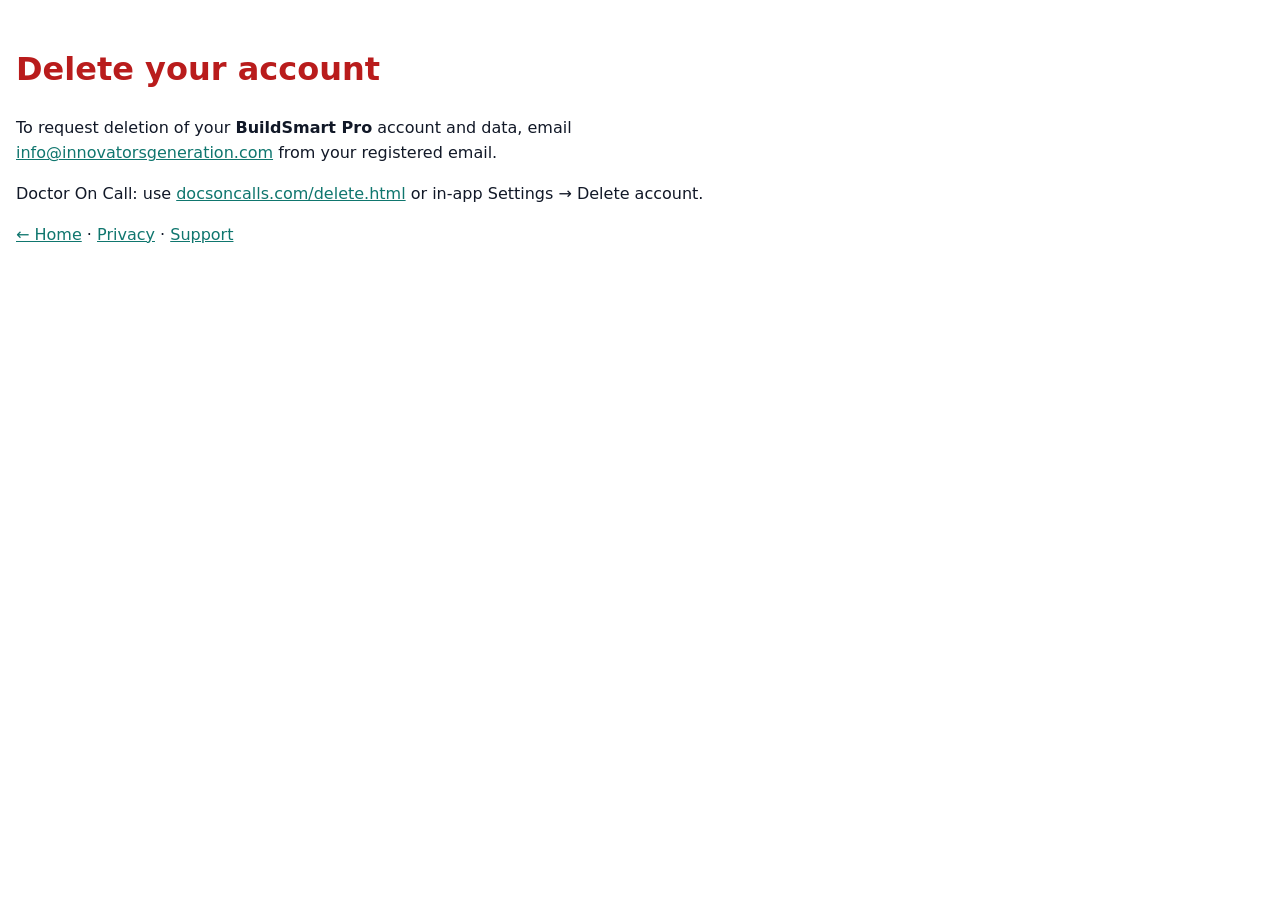
<file: delete.html>
<!doctype html>
<html lang="en">
<head>
  <meta charset="UTF-8" />
  <meta name="viewport" content="width=device-width, initial-scale=1" />
  <title>Delete Account · BuildSmart Pro</title>
  <style>
    body { margin: 0; font-family: system-ui, sans-serif; line-height: 1.55; color: #111827; max-width: 820px; margin: 0 auto; padding: 24px 16px; }
    h1 { color: #b91c1c; }
    a { color: #0f766e; }
  </style>
<meta name="viewport" content="width=device-width, initial-scale=1, viewport-fit=cover" />
  <meta name="mobile-web-app-capable" content="yes" />
  <meta name="apple-mobile-web-app-capable" content="yes" />
  <meta name="theme-color" content="#0f766e" />
  <style id="mobile-enhance">
    *, *::before, *::after { box-sizing: border-box; }
    html { -webkit-text-size-adjust: 100%; text-size-adjust: 100%; }
    body { margin: 0; overflow-x: hidden; }
    img, video, iframe, svg, canvas, table { max-width: 100%; height: auto; }
    input, select, textarea, button { max-width: 100%; font-size: 16px; }
    @media (max-width: 768px) {
      body { padding-left: 12px; padding-right: 12px; }
      h1 { font-size: 1.5rem; }
    }
  </style>
</head>
<body>
  <h1>Delete your account</h1>
  <p>To request deletion of your <strong>BuildSmart Pro</strong> account and data, email
    <a href="mailto:info@innovatorsgeneration.com?subject=Delete%20account%20BuildSmart Pro">info@innovatorsgeneration.com</a>
    from your registered email.</p>
  <p>Doctor On Call: use <a href="https://docsoncalls.com/delete.html">docsoncalls.com/delete.html</a> or in-app Settings → Delete account.</p>
  <p><a href="index.html">← Home</a> · <a href="privacy.html">Privacy</a> · <a href="support.html">Support</a></p>
</body>
</html>
</file>
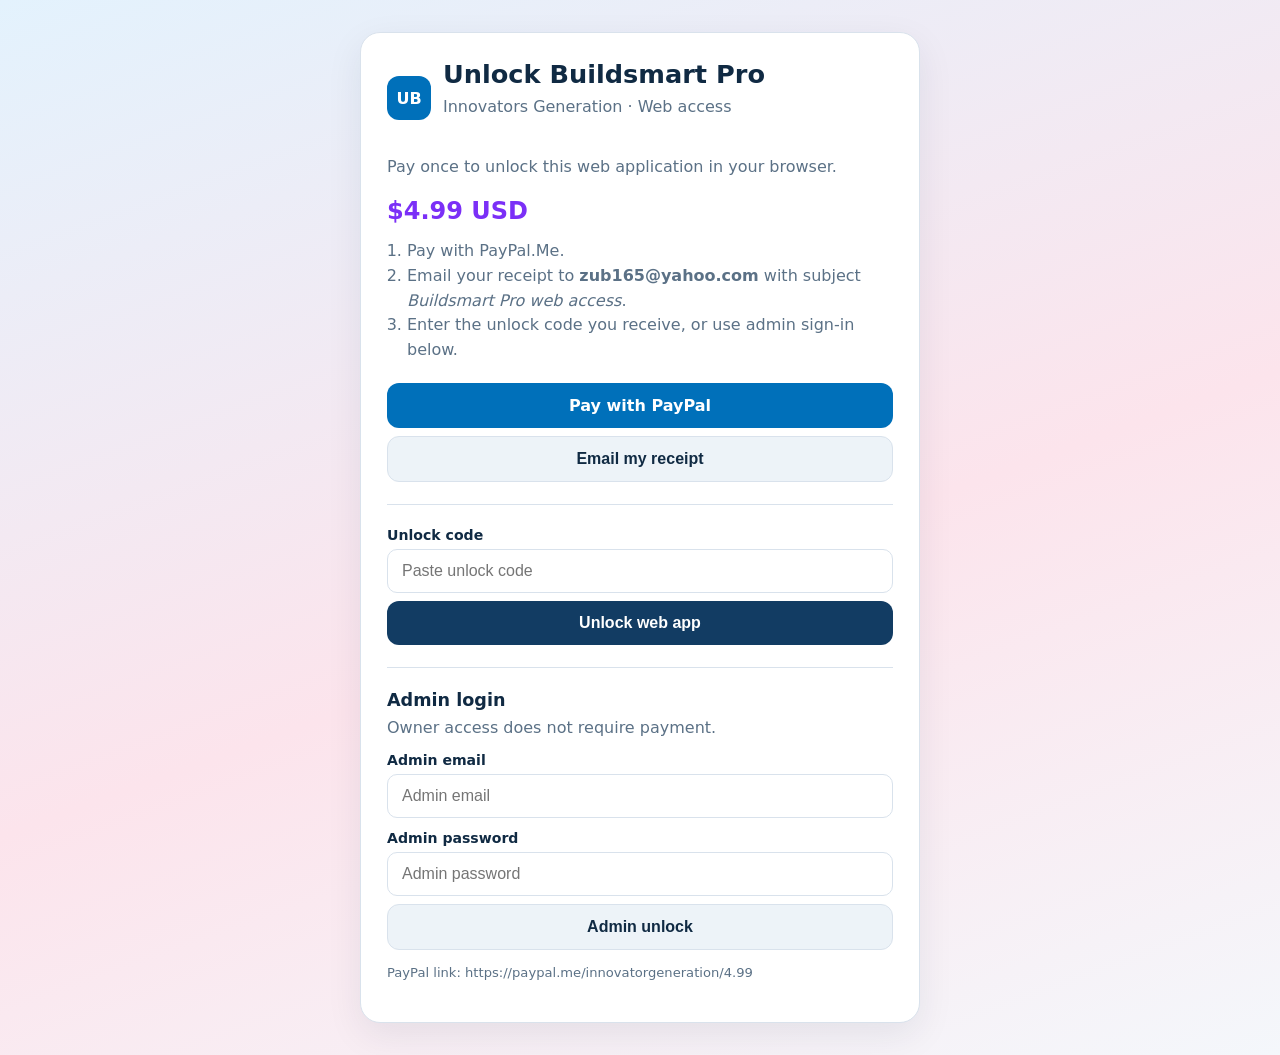
<file: paywall.html>
<!doctype html>
<html lang="en">
<head>
<meta charset="utf-8">
<meta name="viewport" content="width=device-width, initial-scale=1">
<meta name="robots" content="noindex">
<title>Unlock Buildsmart Pro</title>
<style>
:root{--bg:#f4f7fb;--card:#fff;--ink:#102a43;--muted:#5b7186;--primary:#0070ba;--accent:#7b2ff7;--border:#d9e2ec;--ok:#0d7377;--err:#b00020}
*{box-sizing:border-box}
body{margin:0;min-height:100vh;font-family:system-ui,-apple-system,"Segoe UI",sans-serif;color:var(--ink);background:linear-gradient(160deg,#e3f2fd,#fce4ec 55%,var(--bg));padding:32px 18px}
.wrap{max-width:560px;margin:0 auto}
.card{background:var(--card);border:1px solid var(--border);border-radius:20px;padding:26px;box-shadow:0 12px 36px rgba(16,42,67,.08)}
.brand{display:flex;align-items:center;gap:12px;margin-bottom:18px}
.logo{width:44px;height:44px;border-radius:12px;background:var(--primary);color:#fff;display:grid;place-items:center;font-weight:800}
h1{font-size:1.6rem;margin:0 0 6px}
.sub{color:var(--muted);margin:0 0 18px;line-height:1.5}
.price{font-size:1.5rem;font-weight:800;color:var(--accent);margin:14px 0}
ol{line-height:1.55;color:var(--muted);padding-left:20px;margin:0 0 20px}
a.btn,button{display:block;width:100%;border:0;border-radius:12px;padding:13px 16px;font-size:1rem;font-weight:650;text-align:center;text-decoration:none;cursor:pointer;margin:8px 0}
a.btn{background:var(--primary);color:#fff}
button{background:#123c63;color:#fff}
button.secondary{background:#edf3f8;color:var(--ink);border:1px solid var(--border)}
hr{border:0;border-top:1px solid var(--border);margin:22px 0}
label{display:block;font-size:.88rem;font-weight:650;margin:12px 0 6px}
input{width:100%;padding:12px 14px;border:1px solid var(--border);border-radius:10px;font-size:1rem}
.msg{margin-top:12px;font-size:.9rem;display:none}
.msg.err{display:block;color:var(--err)}
.msg.ok{display:block;color:var(--ok)}
.small{font-size:.82rem;color:var(--muted);line-height:1.5;word-break:break-all}
</style>
</head>
<body>
<div class="wrap"><div class="card">
<div class="brand"><div class="logo">UB</div><div><h1>Unlock Buildsmart Pro</h1><p class="sub">Innovators Generation · Web access</p></div></div>
<p class="sub">Pay once to unlock this web application in your browser.</p>
<div class="price" id="price">$4.99 USD</div>
<ol><li>Pay with PayPal.Me.</li><li>Email your receipt to <strong>zub165@yahoo.com</strong> with subject <em>Buildsmart Pro web access</em>.</li><li>Enter the unlock code you receive, or use admin sign-in below.</li></ol>
<a class="btn" id="paypal" href="https://paypal.me/innovatorgeneration/4.99" target="_blank" rel="noopener">Pay with PayPal</a>
<button class="secondary" id="emailBtn" type="button">Email my receipt</button>
<hr>
<label for="code">Unlock code</label>
<input id="code" autocomplete="off" placeholder="Paste unlock code">
<button id="unlockBtn" type="button">Unlock web app</button>
<hr>
<h2 style="font-size:1.1rem;margin:0">Admin login</h2>
<p class="sub" style="margin:6px 0">Owner access does not require payment.</p>
<label for="adminEmail">Admin email</label>
<input id="adminEmail" autocomplete="username" placeholder="Admin email">
<label for="adminPassword">Admin password</label>
<input id="adminPassword" type="password" autocomplete="current-password" placeholder="Admin password">
<button class="secondary" id="adminBtn" type="button">Admin unlock</button>
<div class="msg err" id="msg"></div>
<p class="small">PayPal link: <span id="paypalText">https://paypal.me/innovatorgeneration/4.99</span></p>
<p class="small" id="already" style="display:none">This browser is already unlocked. <a href="#" id="openApp">Open app</a> · <a href="?lock=1">Lock again</a></p>
</div></div>
<script>
var CFG = {"appName": "Buildsmart Pro", "priceLabel": "$4.99 USD", "paypalMeUrl": "https://paypal.me/innovatorgeneration/4.99", "contactEmail": "zub165@yahoo.com", "subject": "Buildsmart Pro web access", "unlockCodes": ["URDU-WEB-2026", "INNOVATOR-WEB-2026", "HFA-WEB-2026", "HEALTHFORALL-UNLOCK", "HFA-ADMIN-786"], "admins": [{"email": "zub165@yahoo.com", "hash": "6ef937c819981c8764d467d258588b94bd7fc9ff64a9ed590ae19609647e9c3a"}, {"email": "admin", "hash": "f138f07253dd1e82e4cf1ee90788004d0c7c7a7b3cb7207379d8468c1ab3d4f8"}], "storageKey": "iw_paid_zub165_buildsmart_pro_web"};
(function(){
var key=CFG.storageKey;
function msg(type,text){var m=document.getElementById("msg");m.className="msg "+type;m.textContent=text}
function safeNext(raw){if(!raw)return"./";try{var u=new URL(raw,location.origin);if(u.origin!==location.origin)return"./";return u.pathname+u.search+u.hash}catch(e){return"./"}}
var next=safeNext(new URLSearchParams(location.search).get("next"));
function unlock(){try{localStorage.setItem(key,"1")}catch(e){}msg("ok","Access unlocked. Opening app...");setTimeout(function(){location.replace(next)},400)}
if(localStorage.getItem(key)==="1"){document.getElementById("already").style.display="block";document.getElementById("openApp").href=next}
async function sha256(text){var bytes=new TextEncoder().encode(text);var digest=await crypto.subtle.digest("SHA-256",bytes);return Array.from(new Uint8Array(digest)).map(function(b){return b.toString(16).padStart(2,"0")}).join("")}
document.getElementById("unlockBtn").onclick=function(){var code=(document.getElementById("code").value||"").trim();if(CFG.unlockCodes.indexOf(code)>=0){msg("ok","Valid code. Unlocking...");unlock()}else{msg("err","Invalid unlock code.")}};
document.getElementById("adminBtn").onclick=async function(){var email=(document.getElementById("adminEmail").value||"").trim().toLowerCase();var pass=document.getElementById("adminPassword").value||"";if(!email||!pass){msg("err","Enter admin email and password.");return}msg("ok","Checking admin credentials...");try{var hash=await sha256(pass);var ok=CFG.admins.some(function(a){return (a.email||"").toLowerCase()===email&&a.hash===hash});if(ok){unlock()}else{msg("err","Admin sign-in failed.")}}catch(e){msg("err","Admin sign-in needs HTTPS. Open this page over HTTPS.")}};
document.getElementById("emailBtn").onclick=function(){location.href="mailto:zub165@yahoo.com?subject=Buildsmart%20Pro%20web%20access"};
document.getElementById("code").addEventListener("keydown",function(e){if(e.key==="Enter")document.getElementById("unlockBtn").click()});
document.getElementById("adminPassword").addEventListener("keydown",function(e){if(e.key==="Enter")document.getElementById("adminBtn").click()});
})();
</script>
</body>
</html>
</file>
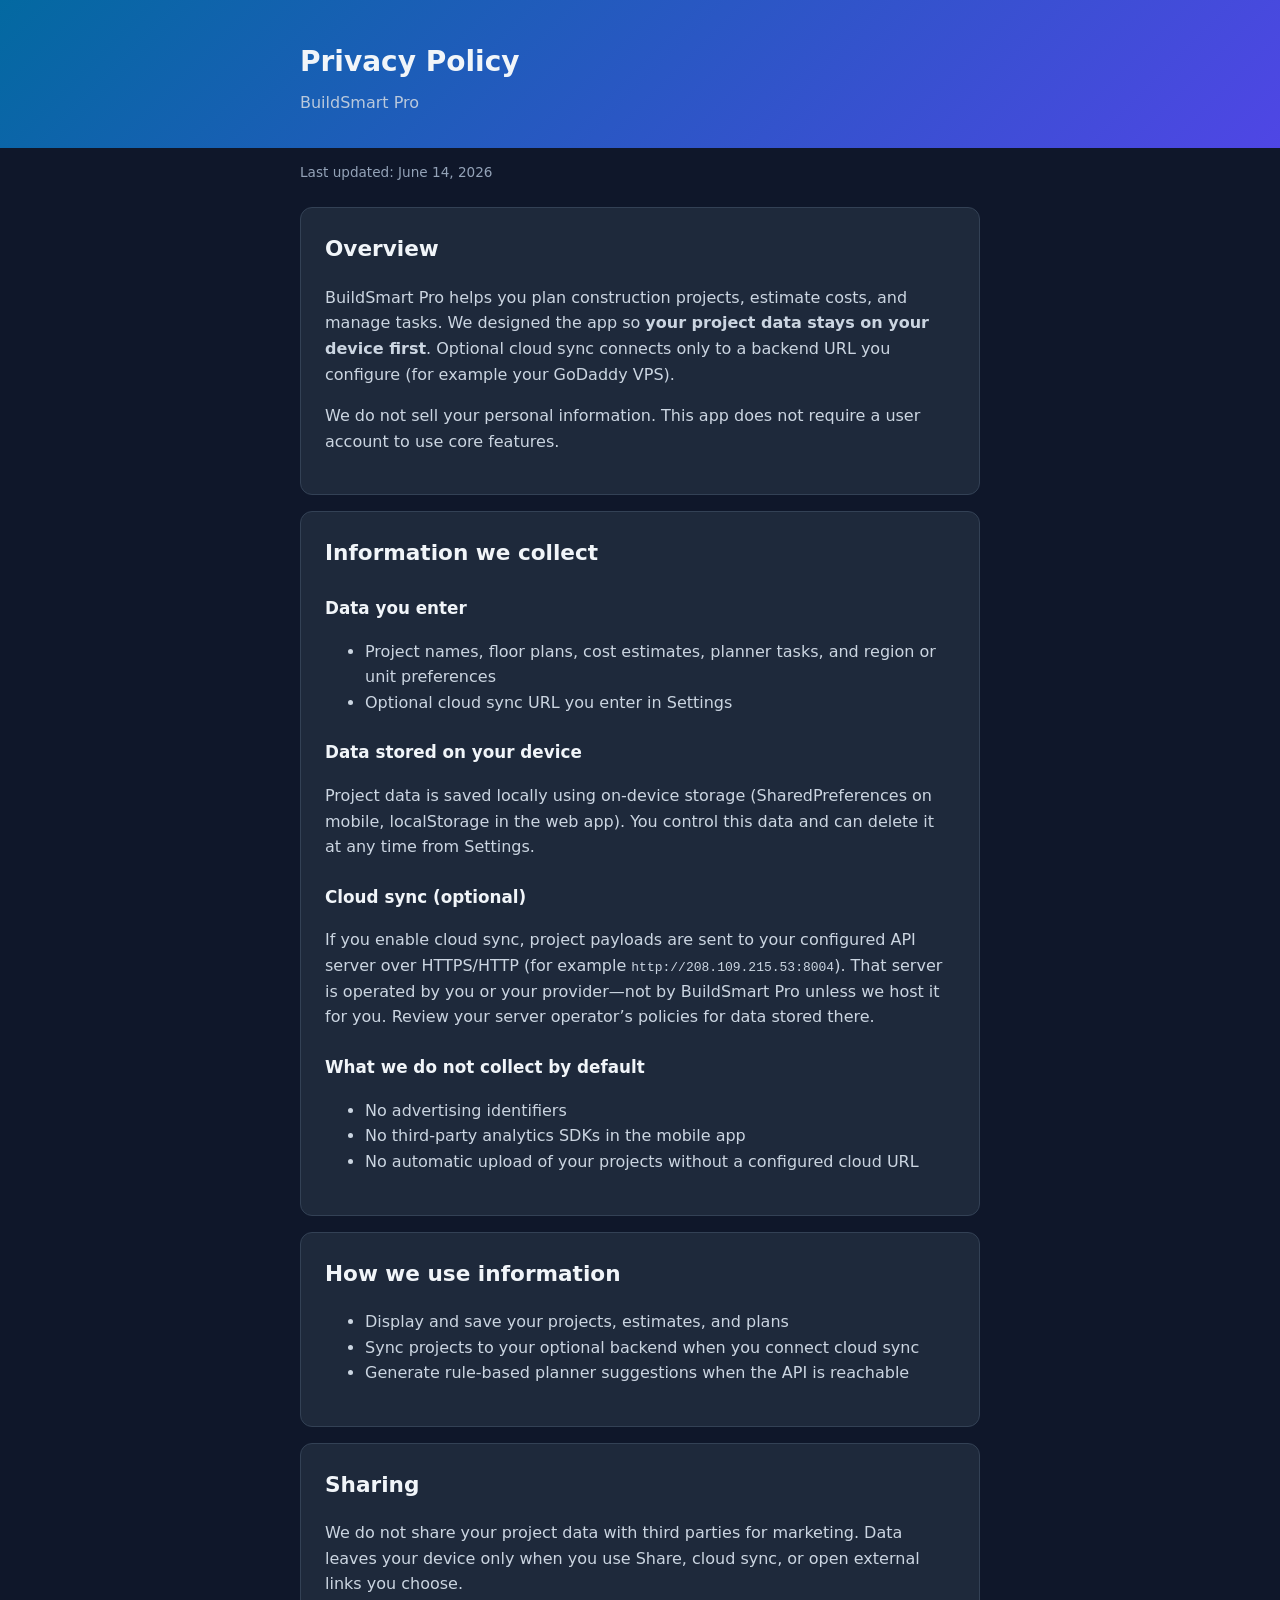
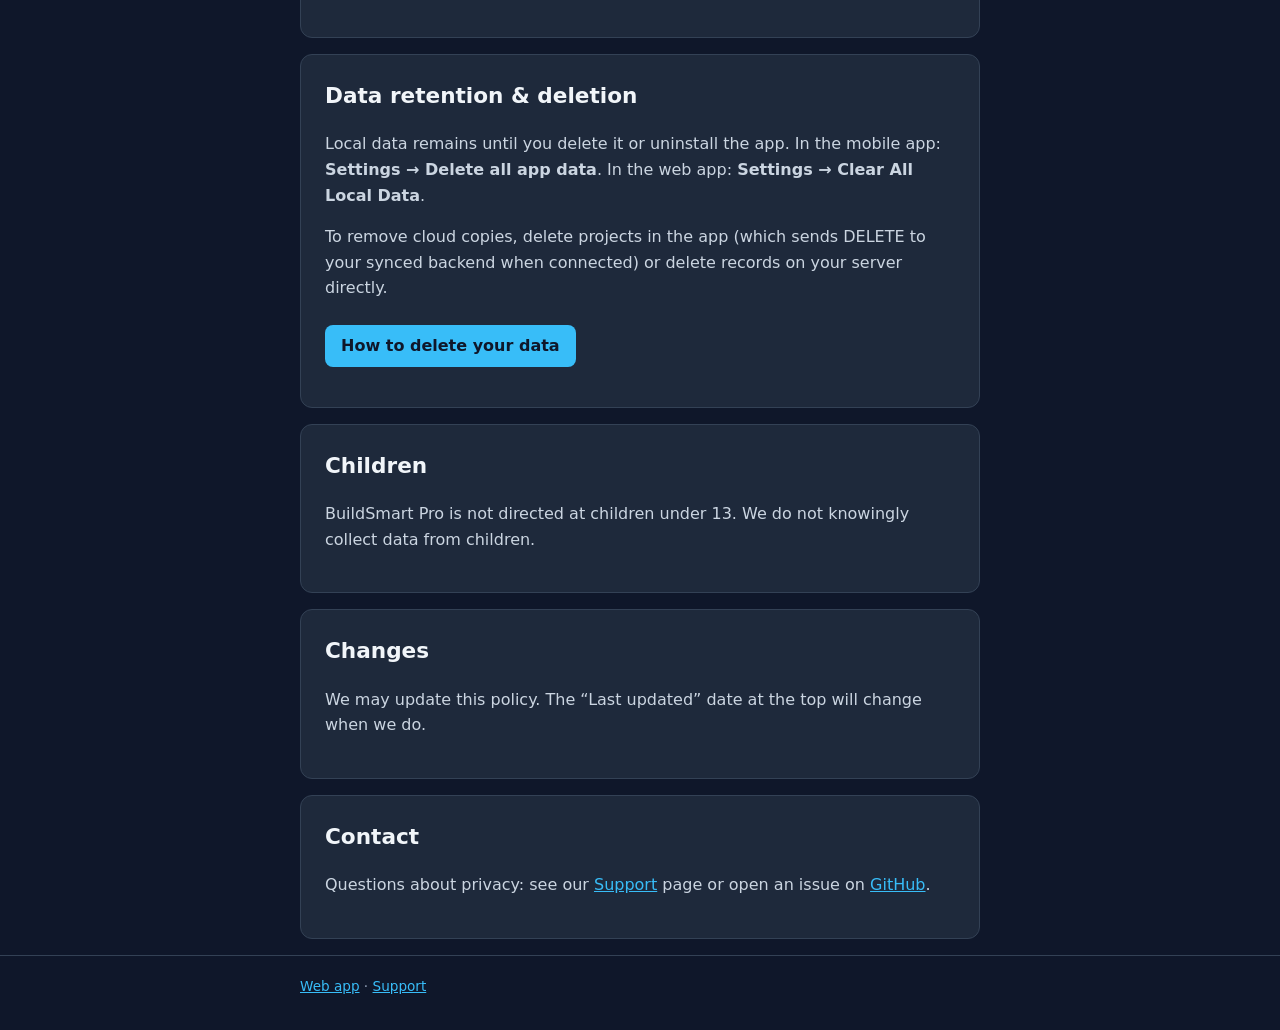
<file: Privacy.html>
<!DOCTYPE html>
<html lang="en">
<head>
  <meta charset="UTF-8">
  <meta name="viewport" content="width=device-width, initial-scale=1.0">
  <title>Privacy Policy — BuildSmart Pro</title>
  <link rel="stylesheet" href="legal.css">
<meta name="viewport" content="width=device-width, initial-scale=1, viewport-fit=cover" />
  <meta name="mobile-web-app-capable" content="yes" />
  <meta name="apple-mobile-web-app-capable" content="yes" />
  <meta name="theme-color" content="#0f766e" />
  <style id="mobile-enhance">
    *, *::before, *::after { box-sizing: border-box; }
    html { -webkit-text-size-adjust: 100%; text-size-adjust: 100%; }
    body { margin: 0; overflow-x: hidden; }
    img, video, iframe, svg, canvas, table { max-width: 100%; height: auto; }
    input, select, textarea, button { max-width: 100%; font-size: 16px; }
    @media (max-width: 768px) {
      body { padding-left: 12px; padding-right: 12px; }
      h1 { font-size: 1.5rem; }
    }
  </style>
</head>
<body>
  <header class="site-header">
    <div class="wrap">
      <h1>Privacy Policy</h1>
      <p class="tagline">BuildSmart Pro</p>
    </div>
  </header>
  <main class="wrap">
    <p class="updated">Last updated: June 14, 2026</p>

    <section class="card">
      <h2>Overview</h2>
      <p>
        BuildSmart Pro helps you plan construction projects, estimate costs, and manage tasks.
        We designed the app so <strong>your project data stays on your device first</strong>.
        Optional cloud sync connects only to a backend URL you configure (for example your GoDaddy VPS).
      </p>
      <p>We do not sell your personal information. This app does not require a user account to use core features.</p>
    </section>

    <section class="card">
      <h2>Information we collect</h2>
      <h3>Data you enter</h3>
      <ul>
        <li>Project names, floor plans, cost estimates, planner tasks, and region or unit preferences</li>
        <li>Optional cloud sync URL you enter in Settings</li>
      </ul>
      <h3>Data stored on your device</h3>
      <p>
        Project data is saved locally using on-device storage (SharedPreferences on mobile, localStorage in the web app).
        You control this data and can delete it at any time from Settings.
      </p>
      <h3>Cloud sync (optional)</h3>
      <p>
        If you enable cloud sync, project payloads are sent to your configured API server over HTTPS/HTTP
        (for example <code>http://208.109.215.53:8004</code>). That server is operated by you or your provider—not by BuildSmart Pro unless we host it for you.
        Review your server operator’s policies for data stored there.
      </p>
      <h3>What we do not collect by default</h3>
      <ul>
        <li>No advertising identifiers</li>
        <li>No third-party analytics SDKs in the mobile app</li>
        <li>No automatic upload of your projects without a configured cloud URL</li>
      </ul>
    </section>

    <section class="card">
      <h2>How we use information</h2>
      <ul>
        <li>Display and save your projects, estimates, and plans</li>
        <li>Sync projects to your optional backend when you connect cloud sync</li>
        <li>Generate rule-based planner suggestions when the API is reachable</li>
      </ul>
    </section>

    <section class="card">
      <h2>Sharing</h2>
      <p>
        We do not share your project data with third parties for marketing.
        Data leaves your device only when you use Share, cloud sync, or open external links you choose.
      </p>
    </section>

    <section class="card">
      <h2>Data retention &amp; deletion</h2>
      <p>
        Local data remains until you delete it or uninstall the app.
        In the mobile app: <strong>Settings → Delete all app data</strong>.
        In the web app: <strong>Settings → Clear All Local Data</strong>.
      </p>
      <p>
        To remove cloud copies, delete projects in the app (which sends DELETE to your synced backend when connected)
        or delete records on your server directly.
      </p>
      <p><a class="btn" href="Support.html#delete-data">How to delete your data</a></p>
    </section>

    <section class="card">
      <h2>Children</h2>
      <p>BuildSmart Pro is not directed at children under 13. We do not knowingly collect data from children.</p>
    </section>

    <section class="card">
      <h2>Changes</h2>
      <p>We may update this policy. The “Last updated” date at the top will change when we do.</p>
    </section>

    <section class="card">
      <h2>Contact</h2>
      <p>Questions about privacy: see our <a href="Support.html">Support</a> page or open an issue on
        <a href="https://github.com/zub165/BuildSmart-Pro/issues">GitHub</a>.</p>
    </section>
  </main>
  <footer class="site-footer">
    <div class="wrap"><a href="index.html">Web app</a> · <a href="Support.html">Support</a></div>
  </footer>
</body>
</html>
</file>
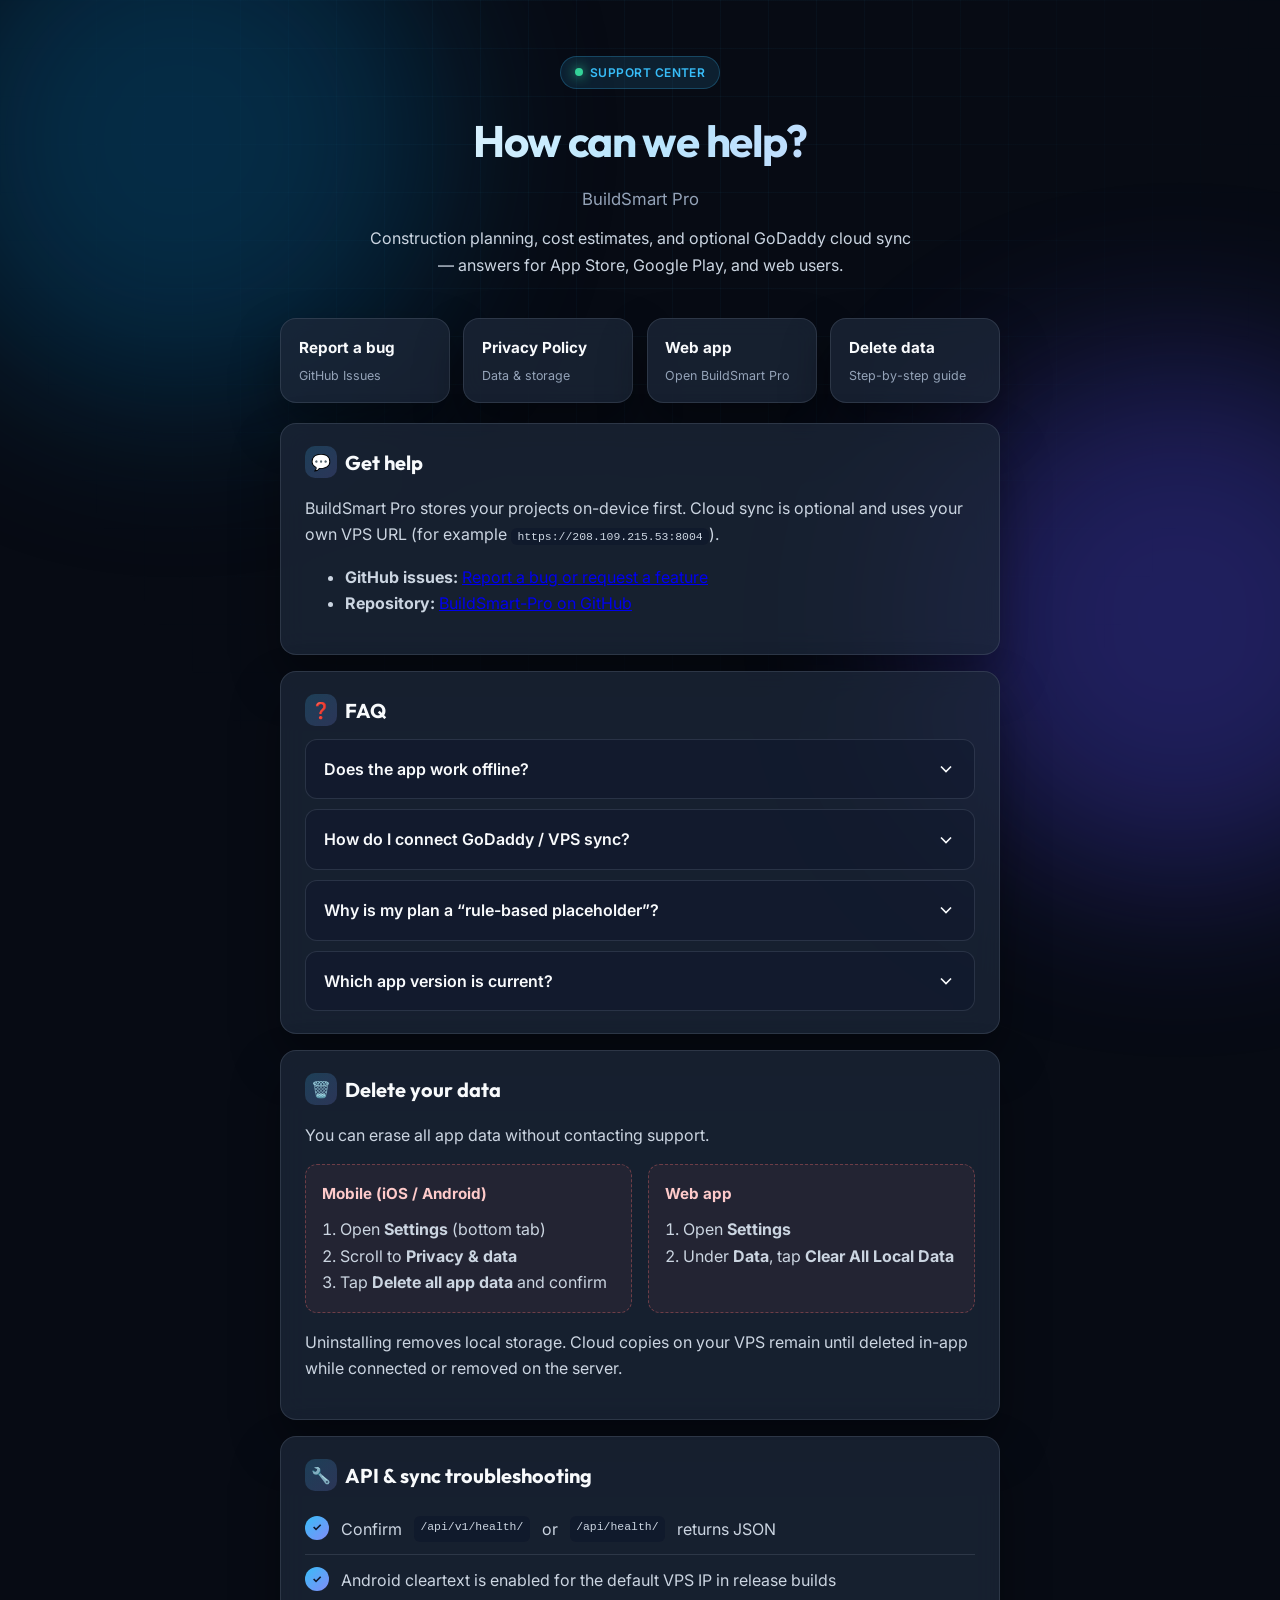
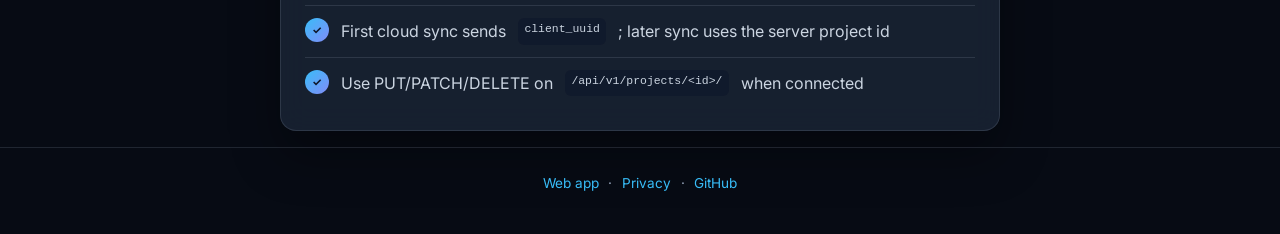
<file: Support.html>
<!DOCTYPE html>
<html lang="en">
<head>
  <meta charset="UTF-8">
  <meta name="viewport" content="width=device-width, initial-scale=1.0">
  <meta name="description" content="BuildSmart Pro support — FAQ, data deletion, and cloud sync help.">
  <title>Support — BuildSmart Pro</title>
  <link rel="stylesheet" href="support.css">
<meta name="viewport" content="width=device-width, initial-scale=1, viewport-fit=cover" />
  <meta name="mobile-web-app-capable" content="yes" />
  <meta name="apple-mobile-web-app-capable" content="yes" />
  <meta name="theme-color" content="#0f766e" />
  <style id="mobile-enhance">
    *, *::before, *::after { box-sizing: border-box; }
    html { -webkit-text-size-adjust: 100%; text-size-adjust: 100%; }
    body { margin: 0; overflow-x: hidden; }
    img, video, iframe, svg, canvas, table { max-width: 100%; height: auto; }
    input, select, textarea, button { max-width: 100%; font-size: 16px; }
    @media (max-width: 768px) {
      body { padding-left: 12px; padding-right: 12px; }
      h1 { font-size: 1.5rem; }
    }
  </style>
</head>
<body class="support-page">
  <div class="bg-grid" aria-hidden="true"></div>
  <div class="bg-glow bg-glow--a" aria-hidden="true"></div>
  <div class="bg-glow bg-glow--b" aria-hidden="true"></div>

  <header class="site-header wrap">
    <div class="hero-badge"><span></span> Support center</div>
    <h1>How can we help?</h1>
    <p class="tagline">BuildSmart Pro</p>
    <p class="hero-sub">Construction planning, cost estimates, and optional GoDaddy cloud sync — answers for App Store, Google Play, and web users.</p>
  </header>

  <main class="wrap">
    <nav class="quick-links reveal" aria-label="Quick links">
      <a class="quick-link" href="https://github.com/zub165/BuildSmart-Pro/issues" target="_blank" rel="noopener noreferrer">
        <strong>Report a bug</strong>
        <span>GitHub Issues</span>
      </a>
      <a class="quick-link" href="Privacy.html">
        <strong>Privacy Policy</strong>
        <span>Data &amp; storage</span>
      </a>
      <a class="quick-link" href="index.html">
        <strong>Web app</strong>
        <span>Open BuildSmart Pro</span>
      </a>
      <a class="quick-link" href="#delete-data">
        <strong>Delete data</strong>
        <span>Step-by-step guide</span>
      </a>
    </nav>

    <section class="card reveal">
      <h2><span class="card-icon" aria-hidden="true">💬</span> Get help</h2>
      <p>
        BuildSmart Pro stores your projects on-device first. Cloud sync is optional and uses
        your own VPS URL (for example <code>https://208.109.215.53:8004</code>).
      </p>
      <ul>
        <li><strong>GitHub issues:</strong> <a href="https://github.com/zub165/BuildSmart-Pro/issues">Report a bug or request a feature</a></li>
        <li><strong>Repository:</strong> <a href="https://github.com/zub165/BuildSmart-Pro">BuildSmart-Pro on GitHub</a></li>
      </ul>
    </section>

    <section class="card reveal">
      <h2><span class="card-icon" aria-hidden="true">❓</span> FAQ</h2>
      <div class="faq-list">
        <div class="faq-item">
          <button class="faq-q" type="button" aria-expanded="false">
            Does the app work offline?
            <svg class="faq-chevron" viewBox="0 0 24 24" fill="none" stroke="currentColor" stroke-width="2"><path d="M6 9l6 6 6-6"/></svg>
          </button>
          <div class="faq-a" role="region">
            <div class="faq-a-inner">Yes. Floor plans, estimates, tasks, and planner data are stored on your device. Cloud sync and the AI Plan Generator require your configured API URL.</div>
          </div>
        </div>
        <div class="faq-item">
          <button class="faq-q" type="button" aria-expanded="false">
            How do I connect GoDaddy / VPS sync?
            <svg class="faq-chevron" viewBox="0 0 24 24" fill="none" stroke="currentColor" stroke-width="2"><path d="M6 9l6 6 6-6"/></svg>
          </button>
          <div class="faq-a" role="region">
            <div class="faq-a-inner">Open <strong>Settings → GoDaddy VPS</strong>, enter your API base URL, then tap <strong>Save &amp; Ping</strong>. Use a supported copilot region such as <code>us_gulf</code> or <code>generic</code>.</div>
          </div>
        </div>
        <div class="faq-item">
          <button class="faq-q" type="button" aria-expanded="false">
            Why is my plan a “rule-based placeholder”?
            <svg class="faq-chevron" viewBox="0 0 24 24" fill="none" stroke="currentColor" stroke-width="2"><path d="M6 9l6 6 6-6"/></svg>
          </button>
          <div class="faq-a" role="region">
            <div class="faq-a-inner">Copilot plans are template-based until ML and live cost tables ship in a future release. On-device estimates use regional presets — not a construction quote.</div>
          </div>
        </div>
        <div class="faq-item">
          <button class="faq-q" type="button" aria-expanded="false">
            Which app version is current?
            <svg class="faq-chevron" viewBox="0 0 24 24" fill="none" stroke="currentColor" stroke-width="2"><path d="M6 9l6 6 6-6"/></svg>
          </button>
          <div class="faq-a" role="region">
            <div class="faq-a-inner">Release track <strong>1.0.10+</strong>. Check <strong>Settings → About</strong> in the mobile app for your installed version.</div>
          </div>
        </div>
      </div>
    </section>

    <section class="card reveal" id="delete-data">
      <h2><span class="card-icon" aria-hidden="true">🗑️</span> Delete your data</h2>
      <p>You can erase all app data without contacting support.</p>
      <div class="delete-steps">
        <div class="step-block">
          <h3>Mobile (iOS / Android)</h3>
          <ol>
            <li>Open <strong>Settings</strong> (bottom tab)</li>
            <li>Scroll to <strong>Privacy &amp; data</strong></li>
            <li>Tap <strong>Delete all app data</strong> and confirm</li>
          </ol>
        </div>
        <div class="step-block">
          <h3>Web app</h3>
          <ol>
            <li>Open <strong>Settings</strong></li>
            <li>Under <strong>Data</strong>, tap <strong>Clear All Local Data</strong></li>
          </ol>
        </div>
      </div>
      <p style="margin-top:1rem;">Uninstalling removes local storage. Cloud copies on your VPS remain until deleted in-app while connected or removed on the server.</p>
    </section>

    <section class="card reveal">
      <h2><span class="card-icon" aria-hidden="true">🔧</span> API &amp; sync troubleshooting</h2>
      <ul class="trouble-list">
        <li>Confirm <code>/api/v1/health/</code> or <code>/api/health/</code> returns JSON</li>
        <li>Android cleartext is enabled for the default VPS IP in release builds</li>
        <li>First cloud sync sends <code>client_uuid</code>; later sync uses the server project id</li>
        <li>Use PUT/PATCH/DELETE on <code>/api/v1/projects/&lt;id&gt;/</code> when connected</li>
      </ul>
    </section>
  </main>

  <footer class="site-footer">
    <div class="wrap">
      <a href="index.html">Web app</a> ·
      <a href="Privacy.html">Privacy</a> ·
      <a href="https://github.com/zub165/BuildSmart-Pro">GitHub</a>
    </div>
  </footer>

  <script>
    document.querySelectorAll('.faq-q').forEach((btn) => {
      btn.addEventListener('click', () => {
        const item = btn.closest('.faq-item');
        const panel = item.querySelector('.faq-a');
        const open = item.classList.toggle('is-open');
        btn.setAttribute('aria-expanded', open ? 'true' : 'false');
        panel.style.maxHeight = open ? panel.scrollHeight + 'px' : '0';
      });
    });

    const revealEls = document.querySelectorAll('.reveal');
    if ('IntersectionObserver' in window) {
      const io = new IntersectionObserver((entries) => {
        entries.forEach((e) => {
          if (e.isIntersecting) {
            e.target.classList.add('is-visible');
            io.unobserve(e.target);
          }
        });
      }, { threshold: 0.12, rootMargin: '0px 0px -40px 0px' });
      revealEls.forEach((el, i) => {
        el.style.transitionDelay = (i * 0.08) + 's';
        io.observe(el);
      });
    } else {
      revealEls.forEach((el) => el.classList.add('is-visible'));
    }
  </script>
</body>
</html>
</file>
<file: legal.css>
:root {
  --bg: #0f172a;
  --surface: #1e293b;
  --text: #f1f5f9;
  --muted: #94a3b8;
  --accent: #38bdf8;
  --danger: #f87171;
  --border: #334155;
  --max: 720px;
  font-family: Inter, system-ui, -apple-system, Segoe UI, Roboto, sans-serif;
}
* { box-sizing: border-box; }
body {
  margin: 0;
  background: var(--bg);
  color: var(--text);
  line-height: 1.6;
}
a { color: var(--accent); }
.wrap { max-width: var(--max); margin: 0 auto; padding: 0 1.25rem; }
.site-header {
  background: linear-gradient(135deg, #0369a1, #4f46e5);
  padding: 2.5rem 0 2rem;
}
.site-header h1 { margin: 0; font-size: 1.75rem; }
.tagline { margin: 0.35rem 0 0; opacity: 0.9; }
main { padding: 2rem 0 3rem; }
.card {
  background: var(--surface);
  border: 1px solid var(--border);
  border-radius: 12px;
  padding: 1.5rem;
  margin-bottom: 1rem;
}
.card.muted { color: var(--muted); font-size: 0.9rem; }
.link-list { list-style: none; padding: 0; margin: 1rem 0 0; }
.link-list li { margin: 0.5rem 0; }
.link-list a { font-weight: 600; font-size: 1.05rem; }
h2 { margin-top: 0; font-size: 1.35rem; }
h3 { font-size: 1.05rem; margin-top: 1.5rem; }
p, li { color: #cbd5e1; }
.site-footer {
  border-top: 1px solid var(--border);
  padding: 1.25rem 0 2rem;
  font-size: 0.85rem;
  color: var(--muted);
}
.updated { font-size: 0.85rem; color: var(--muted); margin-bottom: 1.5rem; }
.btn {
  display: inline-block;
  margin-top: 0.5rem;
  padding: 0.5rem 1rem;
  border-radius: 8px;
  background: var(--accent);
  color: #0f172a;
  text-decoration: none;
  font-weight: 600;
}
</file>
<file: support.css>
@import url('https://fonts.googleapis.com/css2?family=Inter:wght@400;500;600;700&family=Outfit:wght@600;700&display=swap');

:root {
  --bg: #070b14;
  --surface: rgba(30, 41, 59, 0.72);
  --surface-solid: #1e293b;
  --text: #f8fafc;
  --muted: #94a3b8;
  --accent: #38bdf8;
  --accent-2: #818cf8;
  --success: #34d399;
  --danger: #f87171;
  --border: rgba(148, 163, 184, 0.18);
  --max: 760px;
  --radius: 16px;
  --shadow: 0 24px 48px rgba(0, 0, 0, 0.35);
}

@media (prefers-reduced-motion: reduce) {
  *, *::before, *::after {
    animation-duration: 0.01ms !important;
    animation-iteration-count: 1 !important;
    transition-duration: 0.01ms !important;
  }
}

* { box-sizing: border-box; }

body.support-page {
  margin: 0;
  font-family: Inter, system-ui, sans-serif;
  color: var(--text);
  line-height: 1.65;
  background: var(--bg);
  overflow-x: hidden;
}

.bg-grid {
  position: fixed;
  inset: 0;
  background-image:
    linear-gradient(rgba(56, 189, 248, 0.04) 1px, transparent 1px),
    linear-gradient(90deg, rgba(56, 189, 248, 0.04) 1px, transparent 1px);
  background-size: 48px 48px;
  mask-image: radial-gradient(ellipse at 50% 0%, black 20%, transparent 75%);
  pointer-events: none;
  z-index: 0;
}

.bg-glow {
  position: fixed;
  width: 520px;
  height: 520px;
  border-radius: 50%;
  filter: blur(90px);
  opacity: 0.35;
  pointer-events: none;
  z-index: 0;
  animation: floatGlow 14s ease-in-out infinite alternate;
}

.bg-glow--a { top: -120px; left: -80px; background: #0369a1; }
.bg-glow--b { top: 40%; right: -160px; background: #4f46e5; animation-delay: -4s; }

@keyframes floatGlow {
  from { transform: translate(0, 0) scale(1); }
  to { transform: translate(30px, 24px) scale(1.08); }
}

.wrap {
  position: relative;
  z-index: 1;
  max-width: var(--max);
  margin: 0 auto;
  padding: 0 1.25rem;
}

.site-header {
  padding: 3.5rem 0 2.5rem;
  text-align: center;
}

.hero-badge {
  display: inline-flex;
  align-items: center;
  gap: 0.45rem;
  padding: 0.35rem 0.85rem;
  border-radius: 999px;
  font-size: 0.75rem;
  font-weight: 600;
  letter-spacing: 0.04em;
  text-transform: uppercase;
  color: var(--accent);
  background: rgba(56, 189, 248, 0.12);
  border: 1px solid rgba(56, 189, 248, 0.25);
  animation: fadeDown 0.7s ease both;
}

.hero-badge span {
  width: 8px;
  height: 8px;
  border-radius: 50%;
  background: var(--success);
  box-shadow: 0 0 12px var(--success);
  animation: pulse 2s ease-in-out infinite;
}

@keyframes pulse {
  0%, 100% { opacity: 1; transform: scale(1); }
  50% { opacity: 0.65; transform: scale(0.85); }
}

.site-header h1 {
  margin: 1rem 0 0.5rem;
  font-family: Outfit, Inter, sans-serif;
  font-size: clamp(2rem, 5vw, 2.75rem);
  font-weight: 700;
  letter-spacing: -0.03em;
  background: linear-gradient(135deg, #fff 0%, #bae6fd 50%, #c7d2fe 100%);
  -webkit-background-clip: text;
  background-clip: text;
  color: transparent;
  animation: fadeDown 0.7s ease 0.1s both;
}

.tagline {
  margin: 0;
  color: var(--muted);
  font-size: 1.05rem;
  animation: fadeDown 0.7s ease 0.2s both;
}

.hero-sub {
  margin: 0.75rem auto 0;
  max-width: 34rem;
  color: #cbd5e1;
  animation: fadeDown 0.7s ease 0.3s both;
}

@keyframes fadeDown {
  from { opacity: 0; transform: translateY(-16px); }
  to { opacity: 1; transform: translateY(0); }
}

main { padding-bottom: 3rem; }

.reveal {
  opacity: 0;
  transform: translateY(24px);
  transition: opacity 0.65s ease, transform 0.65s ease;
}

.reveal.is-visible {
  opacity: 1;
  transform: translateY(0);
}

.quick-links {
  display: grid;
  grid-template-columns: repeat(auto-fit, minmax(150px, 1fr));
  gap: 0.85rem;
  margin-bottom: 1.25rem;
}

.quick-link {
  display: flex;
  flex-direction: column;
  gap: 0.35rem;
  padding: 1rem 1.1rem;
  border-radius: var(--radius);
  text-decoration: none;
  color: var(--text);
  background: var(--surface);
  border: 1px solid var(--border);
  backdrop-filter: blur(12px);
  box-shadow: var(--shadow);
  transition: transform 0.25s ease, border-color 0.25s ease, box-shadow 0.25s ease;
}

.quick-link:hover {
  transform: translateY(-4px);
  border-color: rgba(56, 189, 248, 0.45);
  box-shadow: 0 20px 40px rgba(56, 189, 248, 0.12);
}

.quick-link strong { font-size: 0.95rem; }
.quick-link span { font-size: 0.78rem; color: var(--muted); }

.card {
  background: var(--surface);
  border: 1px solid var(--border);
  border-radius: var(--radius);
  padding: 1.35rem 1.5rem;
  margin-bottom: 1rem;
  backdrop-filter: blur(14px);
  box-shadow: var(--shadow);
}

.card h2 {
  margin: 0 0 0.75rem;
  font-family: Outfit, sans-serif;
  font-size: 1.25rem;
  display: flex;
  align-items: center;
  gap: 0.5rem;
}

.card-icon {
  display: inline-flex;
  align-items: center;
  justify-content: center;
  width: 2rem;
  height: 2rem;
  border-radius: 10px;
  font-size: 1rem;
  background: linear-gradient(135deg, rgba(56, 189, 248, 0.2), rgba(129, 140, 248, 0.2));
}

.card p, .card li { color: #cbd5e1; }
.card code {
  padding: 0.12rem 0.4rem;
  border-radius: 6px;
  background: rgba(15, 23, 42, 0.65);
  font-size: 0.88em;
}

.faq-list { display: flex; flex-direction: column; gap: 0.65rem; }

.faq-item {
  border: 1px solid var(--border);
  border-radius: 12px;
  overflow: hidden;
  background: rgba(15, 23, 42, 0.45);
  transition: border-color 0.25s ease;
}

.faq-item.is-open { border-color: rgba(56, 189, 248, 0.4); }

.faq-q {
  width: 100%;
  display: flex;
  align-items: center;
  justify-content: space-between;
  gap: 1rem;
  padding: 1rem 1.1rem;
  border: none;
  background: transparent;
  color: var(--text);
  font: inherit;
  font-weight: 600;
  text-align: left;
  cursor: pointer;
}

.faq-q:hover { background: rgba(56, 189, 248, 0.06); }

.faq-chevron {
  flex-shrink: 0;
  width: 1.25rem;
  height: 1.25rem;
  transition: transform 0.35s cubic-bezier(0.4, 0, 0.2, 1);
}

.faq-item.is-open .faq-chevron { transform: rotate(180deg); }

.faq-a {
  max-height: 0;
  overflow: hidden;
  transition: max-height 0.45s cubic-bezier(0.4, 0, 0.2, 1);
}

.faq-a-inner {
  padding: 0 1.1rem 1rem;
  color: #cbd5e1;
  font-size: 0.95rem;
}

.delete-steps {
  display: grid;
  gap: 1rem;
}

@media (min-width: 640px) {
  .delete-steps { grid-template-columns: 1fr 1fr; }
}

.step-block {
  padding: 1rem;
  border-radius: 12px;
  border: 1px dashed rgba(248, 113, 113, 0.35);
  background: rgba(248, 113, 113, 0.06);
}

.step-block h3 {
  margin: 0 0 0.65rem;
  font-size: 0.95rem;
  color: #fecaca;
}

.step-block ol {
  margin: 0;
  padding-left: 1.15rem;
}

.trouble-list {
  list-style: none;
  padding: 0;
  margin: 0;
}

.trouble-list li {
  display: flex;
  gap: 0.75rem;
  padding: 0.75rem 0;
  border-bottom: 1px solid var(--border);
}

.trouble-list li:last-child { border-bottom: none; }

.trouble-list li::before {
  content: '✓';
  flex-shrink: 0;
  width: 1.5rem;
  height: 1.5rem;
  display: flex;
  align-items: center;
  justify-content: center;
  border-radius: 50%;
  font-size: 0.7rem;
  font-weight: 700;
  color: #0f172a;
  background: linear-gradient(135deg, var(--accent), var(--accent-2));
}

.site-footer {
  position: relative;
  z-index: 1;
  border-top: 1px solid var(--border);
  padding: 1.5rem 0 2.5rem;
  text-align: center;
  font-size: 0.85rem;
  color: var(--muted);
}

.site-footer a {
  color: var(--accent);
  text-decoration: none;
  margin: 0 0.35rem;
}

.site-footer a:hover { text-decoration: underline; }
</file>
